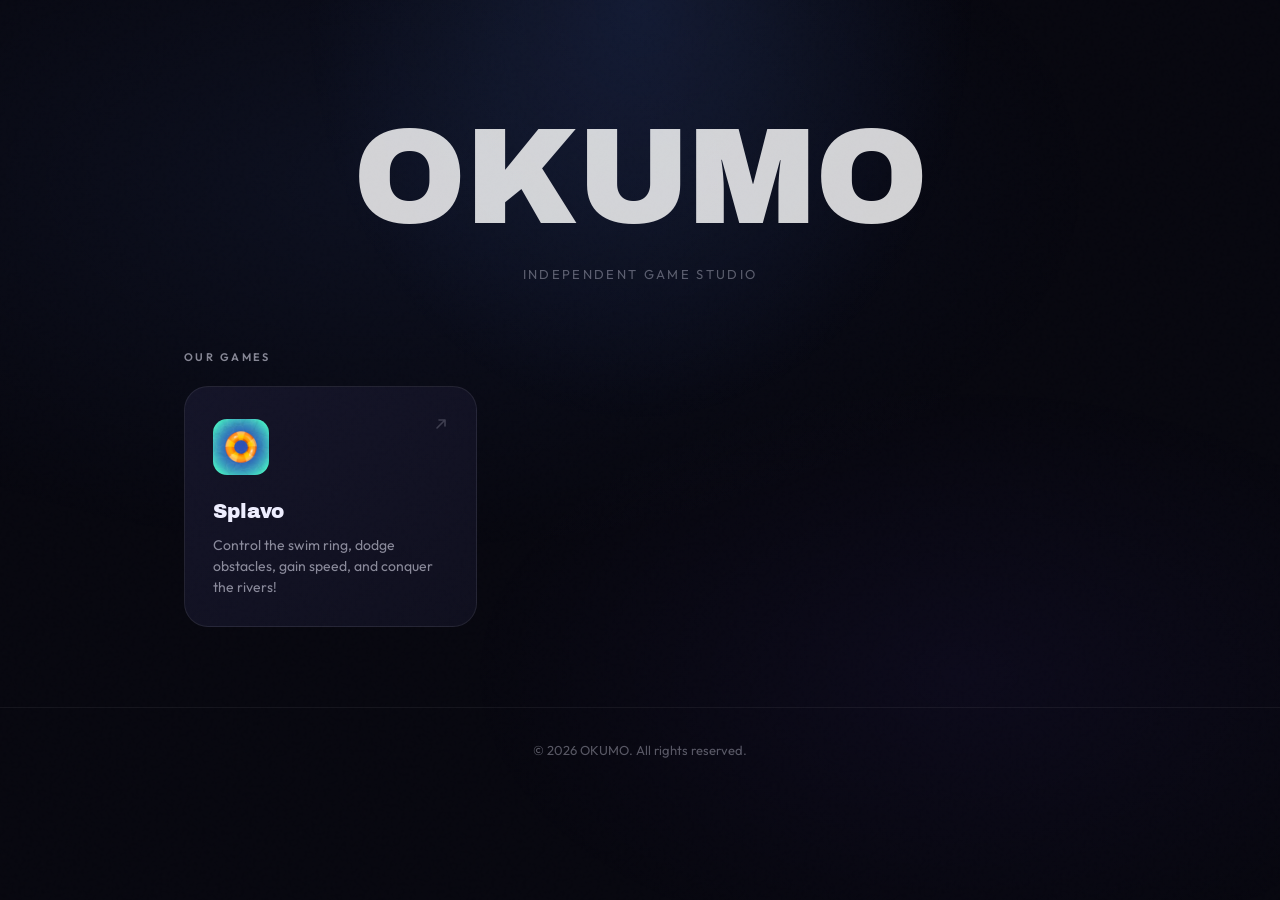
<file: index.html>
<!DOCTYPE html>
<html lang="en">
<head>
  <meta charset="UTF-8" />
  <meta name="viewport" content="width=device-width, initial-scale=1.0" />
  <title>OKUMO - Mobile Game Studio</title>
  <meta name="description" content="OKUMO is an independent mobile game studio creating unique experiences." />
  <link rel="stylesheet" href="css/style.css" />
</head>
<body>

  <section class="home-hero">
    <h1 class="logo-wordmark fade-up fade-up-1"><span>OKUMO</span></h1>
    <p class="home-tagline fade-up fade-up-2">Independent Game Studio</p>
  </section>

  <section class="games-section container fade-up fade-up-3">
    <h2>Our Games</h2>
    <div class="games-grid" id="games-grid"></div>
  </section>

  <footer class="site-footer fade-up fade-up-4">
    <p>© <span id="year"></span> OKUMO. All rights reserved.</p>
  </footer>

  <script src="js/main.js"></script>
  <script>document.getElementById('year').textContent = new Date().getFullYear();</script>
</body>
</html>
</file>
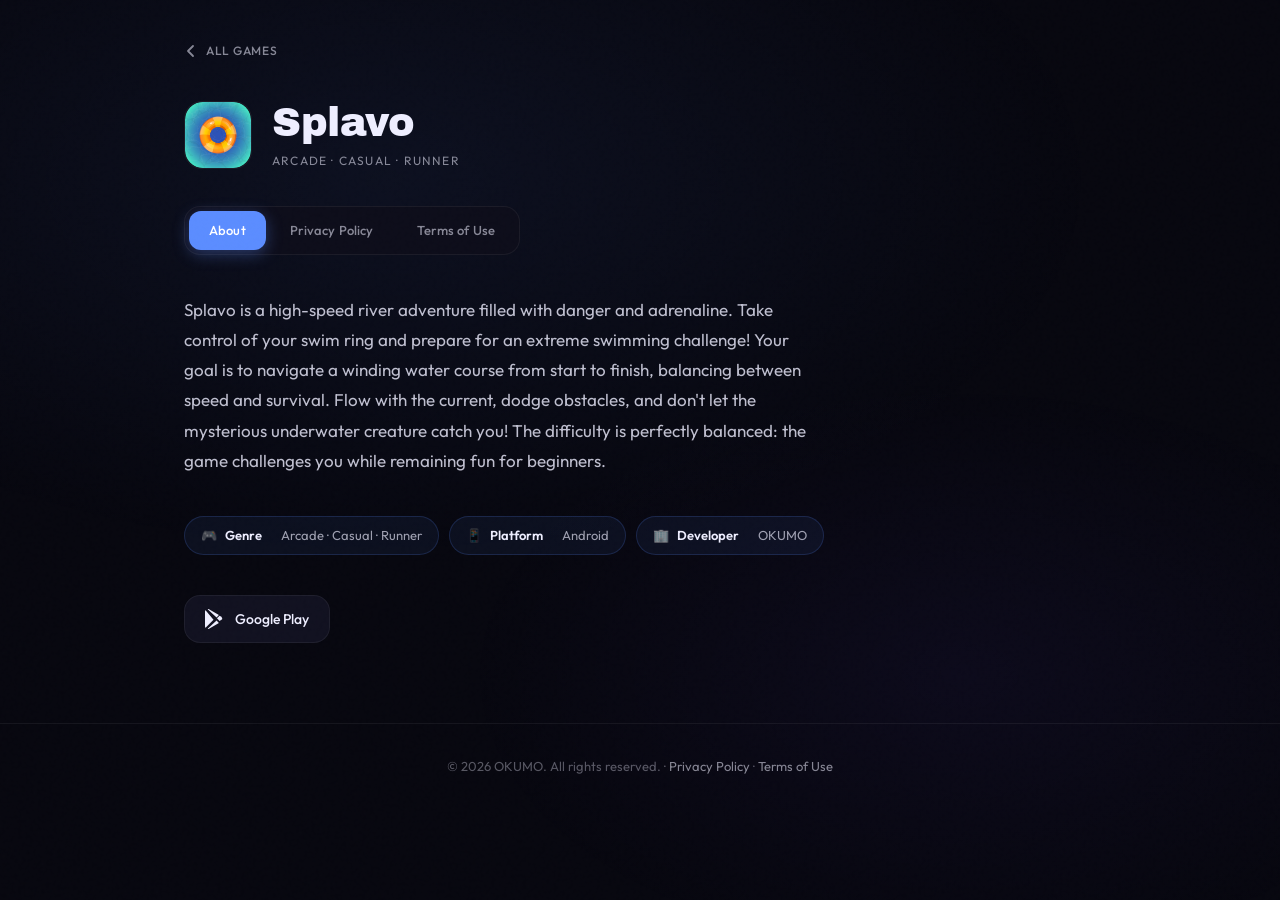
<file: games/splavo/about.html>
<!DOCTYPE html>
<html lang="en">
<head>
  <meta charset="UTF-8" />
  <meta name="viewport" content="width=device-width, initial-scale=1.0" />
  <title id="page-title">Splavo - OKUMO</title>
  <link rel="stylesheet" href="../../css/style.css" />
</head>
<body>

  <header class="game-header fade-up">

    <a class="game-back" href="../../">
      <svg width="14" height="14" viewBox="0 0 14 14" fill="none" xmlns="http://www.w3.org/2000/svg">
        <path d="M9 2L4 7L9 12" stroke="currentColor" stroke-width="1.8" stroke-linecap="round" stroke-linejoin="round"/>
      </svg>
      All Games
    </a>

    <div class="game-title-row">
      <div class="game-title-icon" id="game-icon"></div>
      <div class="game-title-text">
        <h1 id="game-title">...</h1>
        <p class="game-genre" id="game-genre">...</p>
      </div>
    </div>

    <nav class="tab-nav" role="tablist">
      <a class="tab-btn" data-tab="about"   href="about.html"   role="tab">About</a>
      <a class="tab-btn" data-tab="privacy" href="privacy.html" role="tab">Privacy Policy</a>
      <a class="tab-btn" data-tab="terms"   href="terms.html"   role="tab">Terms of Use</a>
    </nav>

  </header>

  <main class="page-content fade-up fade-up-2">
    <p class="about-description" id="game-description">...</p>
    <div class="about-meta">
      <div class="meta-chip">🎮 <strong>Genre</strong>&nbsp;<span id="game-genre-chip">...</span></div>
      <div class="meta-chip">📱 <strong>Platform</strong>&nbsp;<span id="meta-platform">...</span></div>
      <div class="meta-chip">🏢 <strong>Developer</strong>&nbsp;<span id="meta-developer">...</span></div>
    </div>
    <div class="store-links">
      <a class="store-btn" id="google-play-link" href="#" target="_blank" rel="noopener">
        <svg width="20" height="20" viewBox="0 0 24 24" fill="currentColor" xmlns="http://www.w3.org/2000/svg">
          <path d="M3.18 23.76c.35.2.74.24 1.12.12l12.37-7.14-2.8-2.8-10.69 9.82zM.58 1.46C.22 1.82 0 2.38 0 3.1v17.8c0 .72.22 1.28.58 1.64l.08.08L10.2 13v-.22L.66 1.38l-.08.08zM20.12 9.56l-2.64-1.52-3.12 3.12 3.12 3.12 2.68-1.54c.76-.44.76-1.74-.04-2.18zM4.3.12L16.67 7.26 13.87 10.06 3.18.24C3.56.12 3.94.16 4.3.12z"/>
        </svg>
        Google Play
      </a>
    </div>
  </main>

  <footer class="site-footer">
    <p>© <span id="year"></span> OKUMO. All rights reserved. ·
      <a href="privacy.html">Privacy Policy</a> ·
      <a href="terms.html">Terms of Use</a>
    </p>
  </footer>

  <script src="../../js/game.js"></script>
  <script>document.getElementById('year').textContent = new Date().getFullYear();</script>
</body>
</html>
</file>
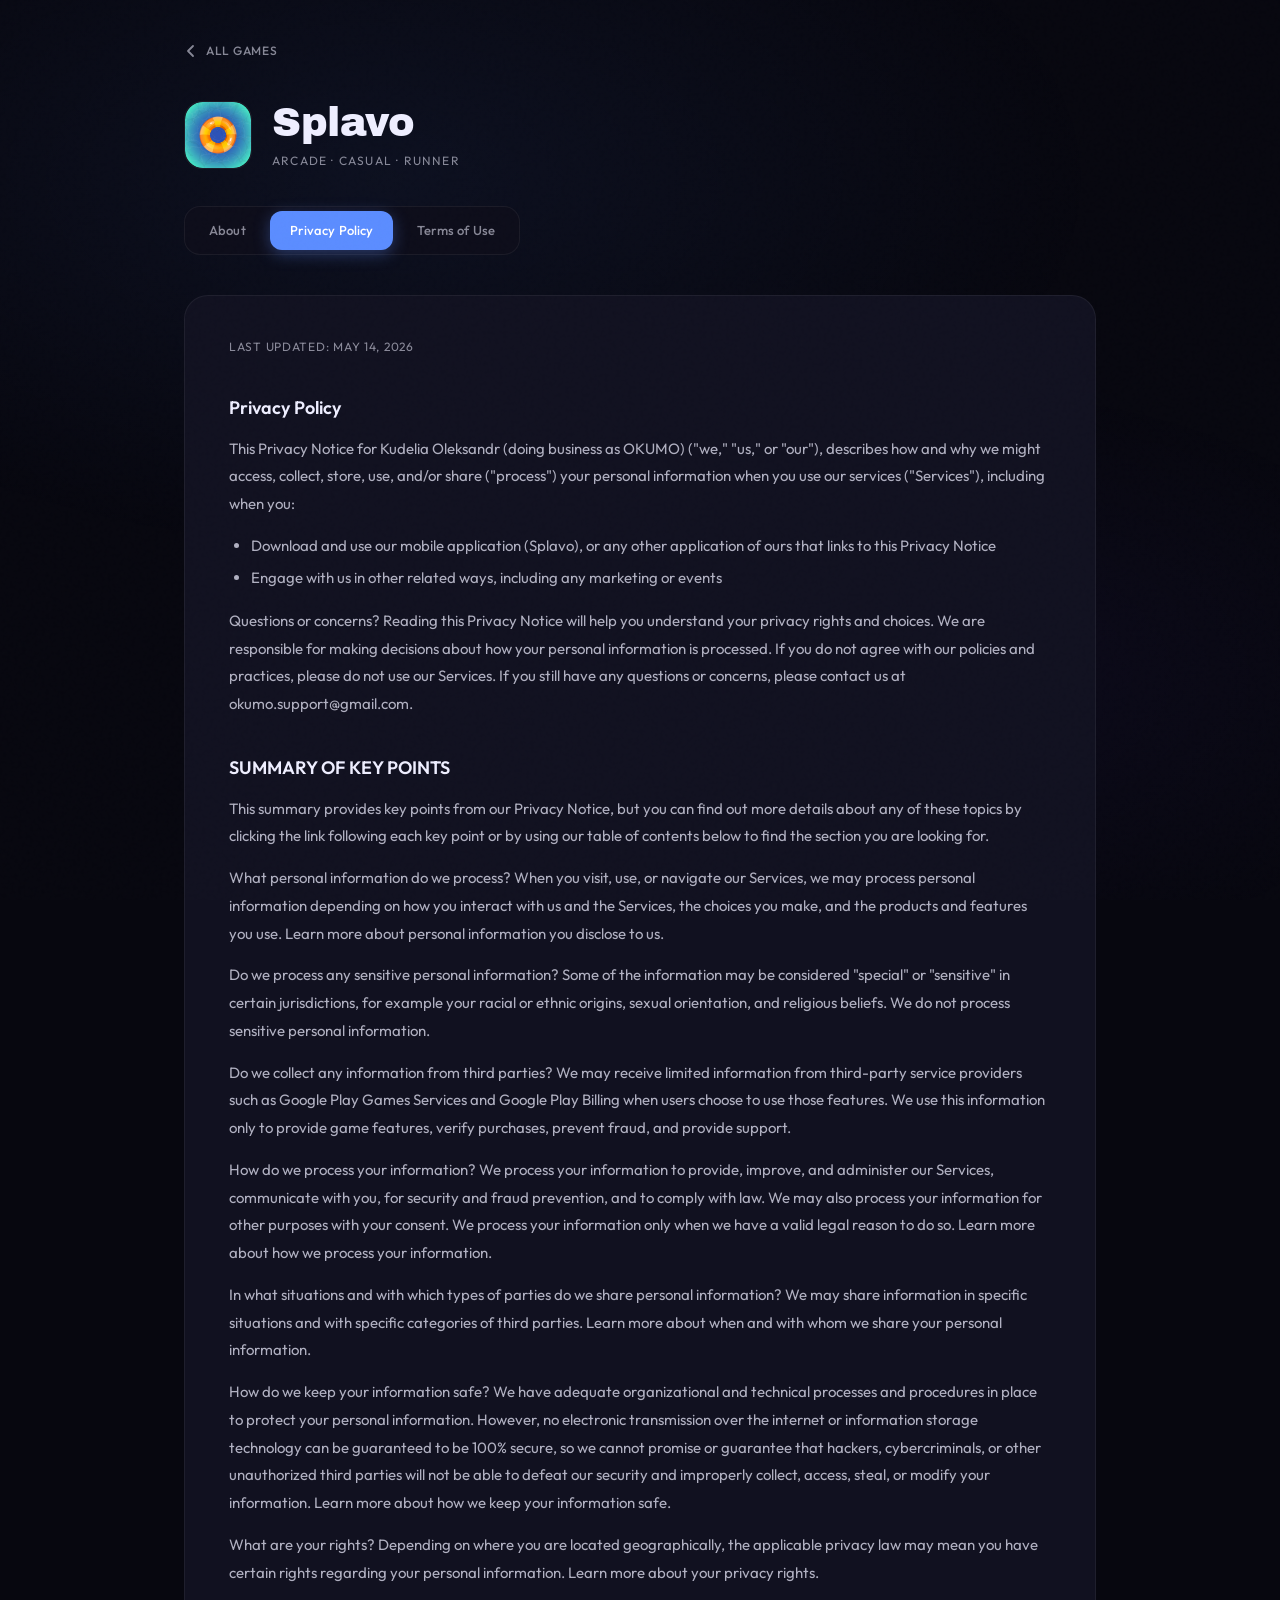
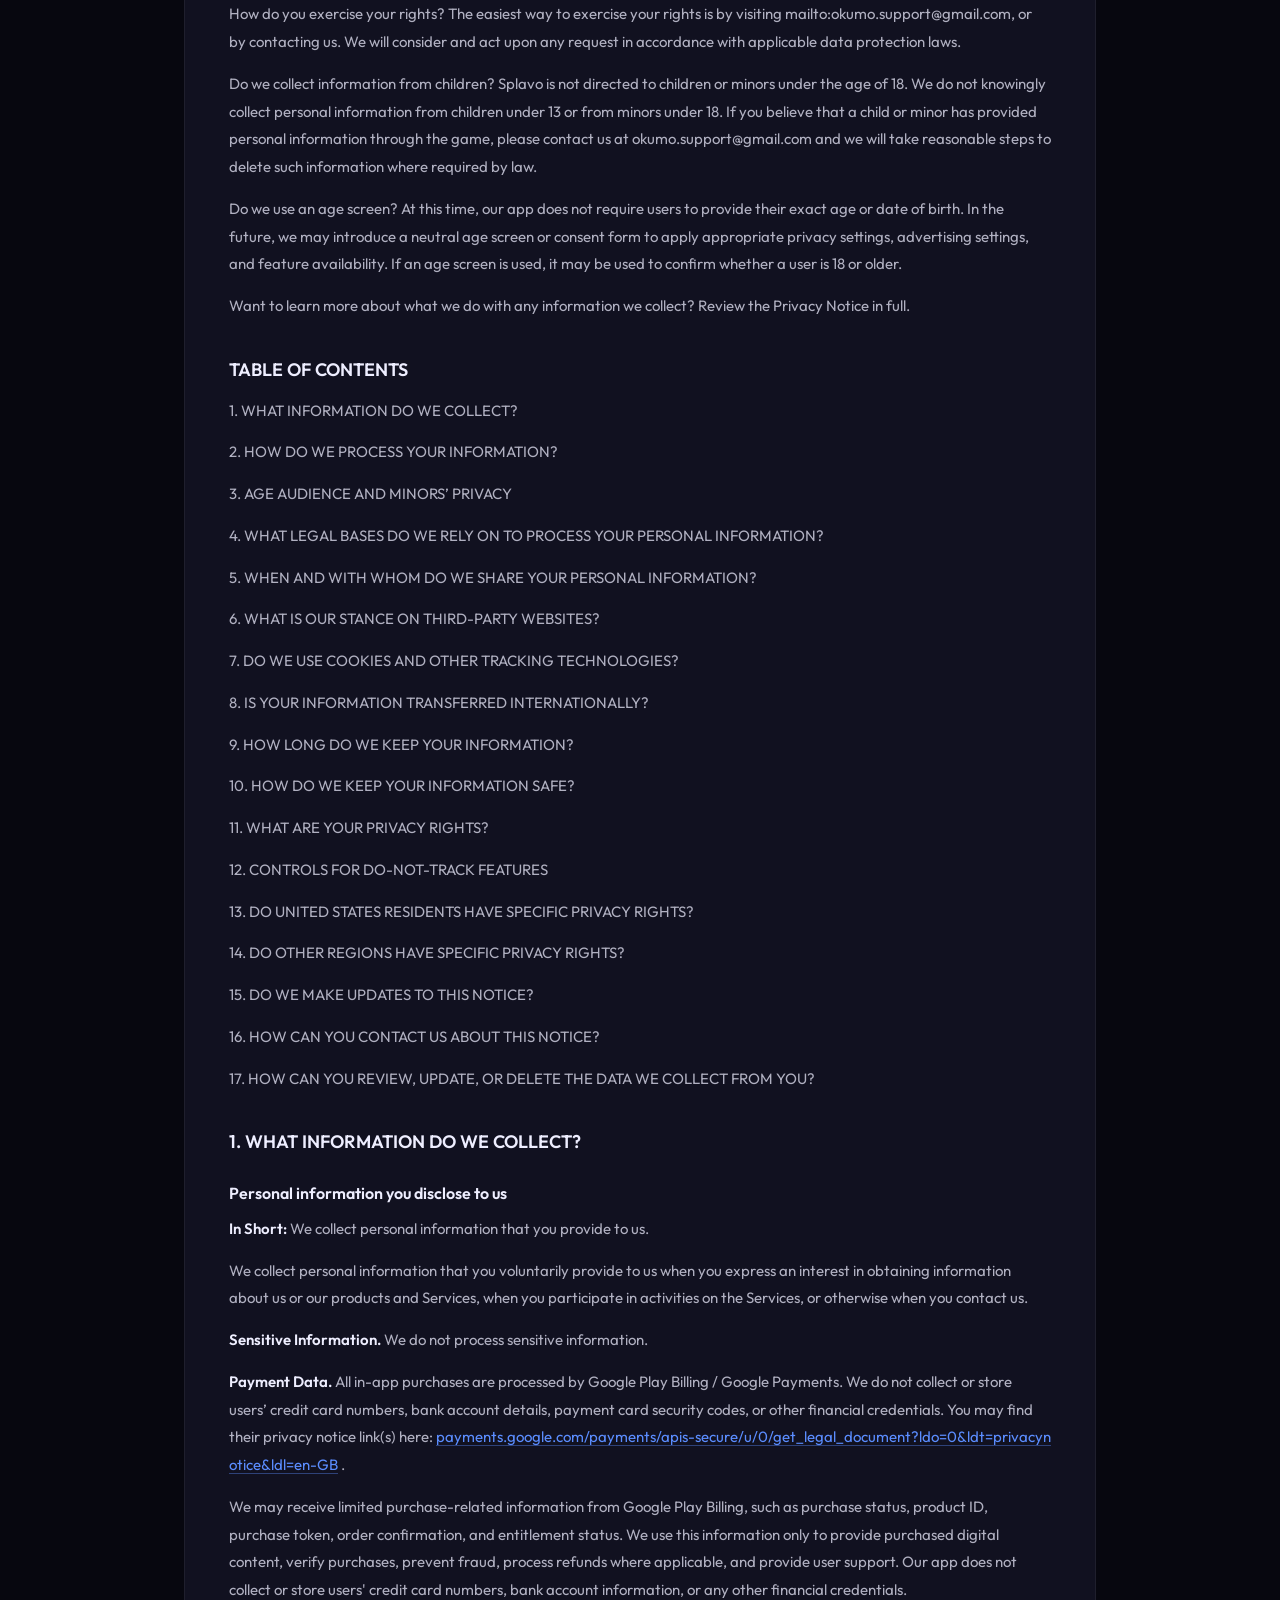
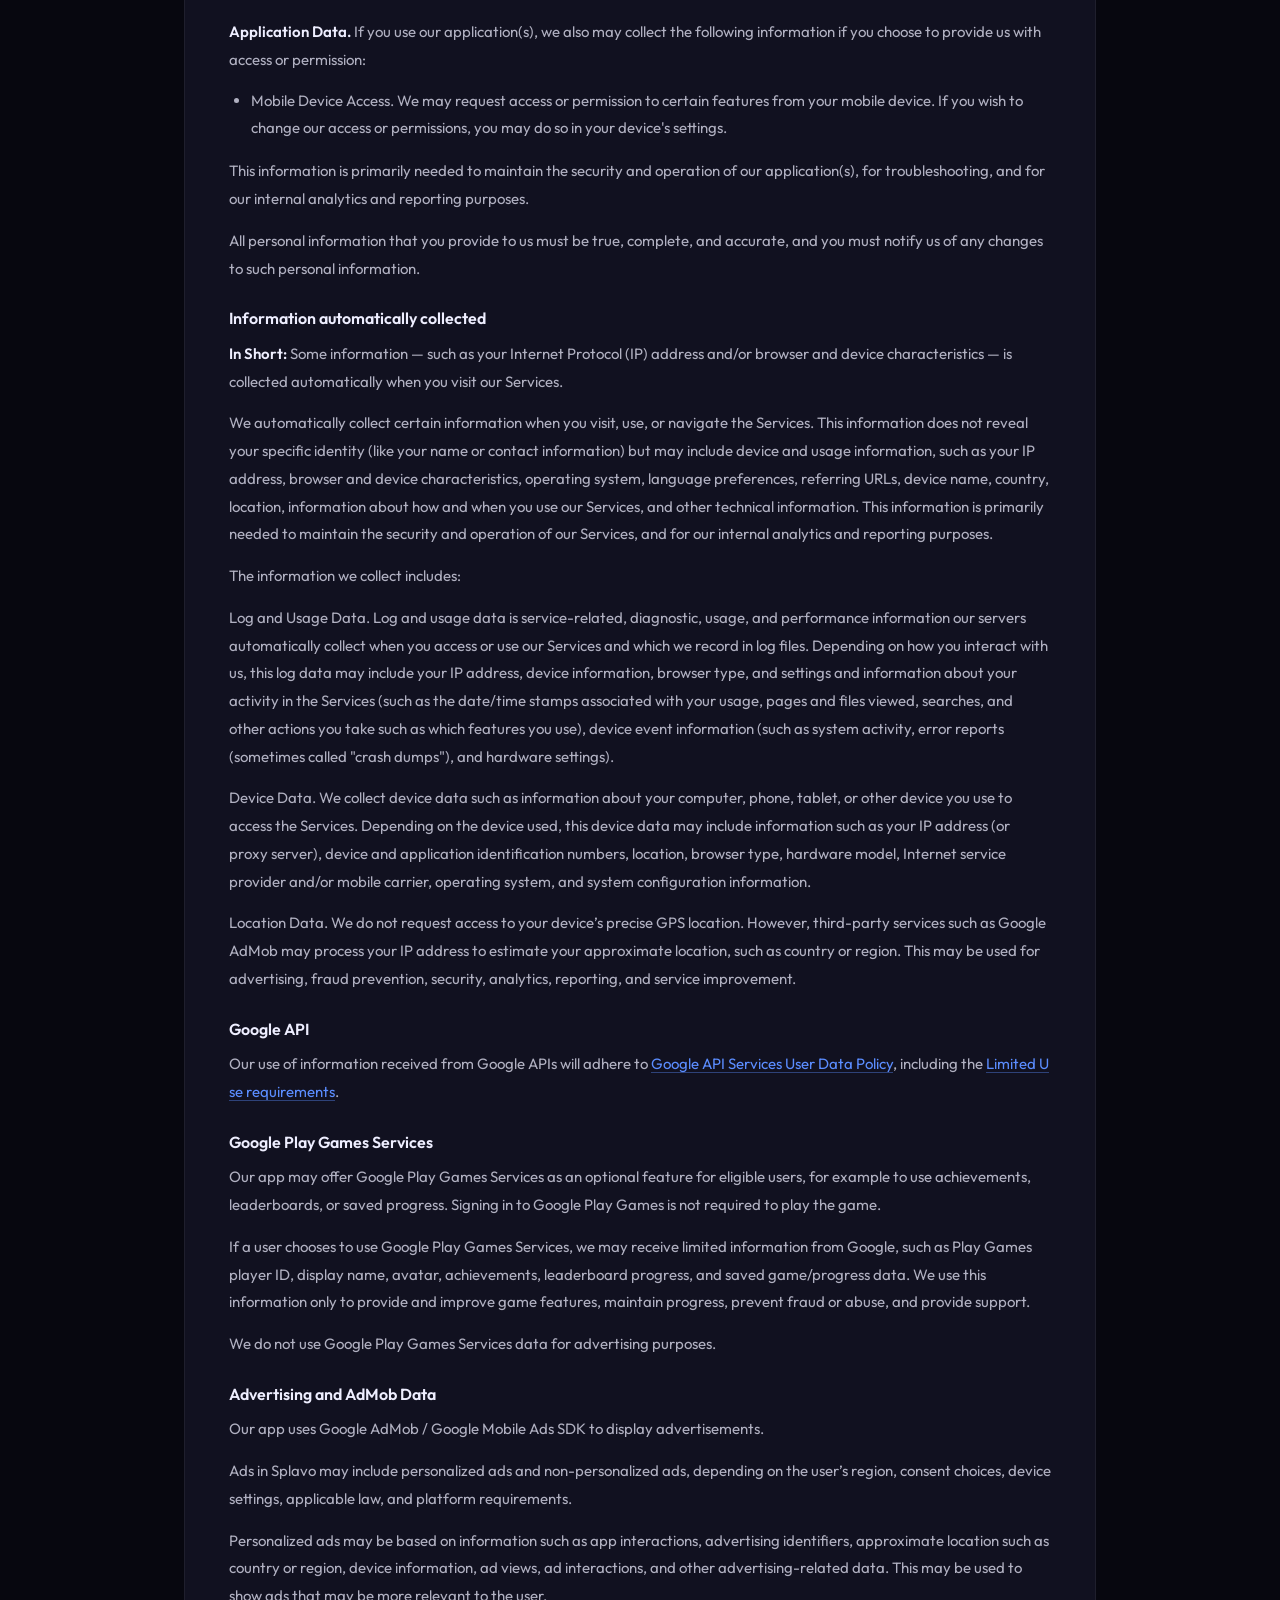
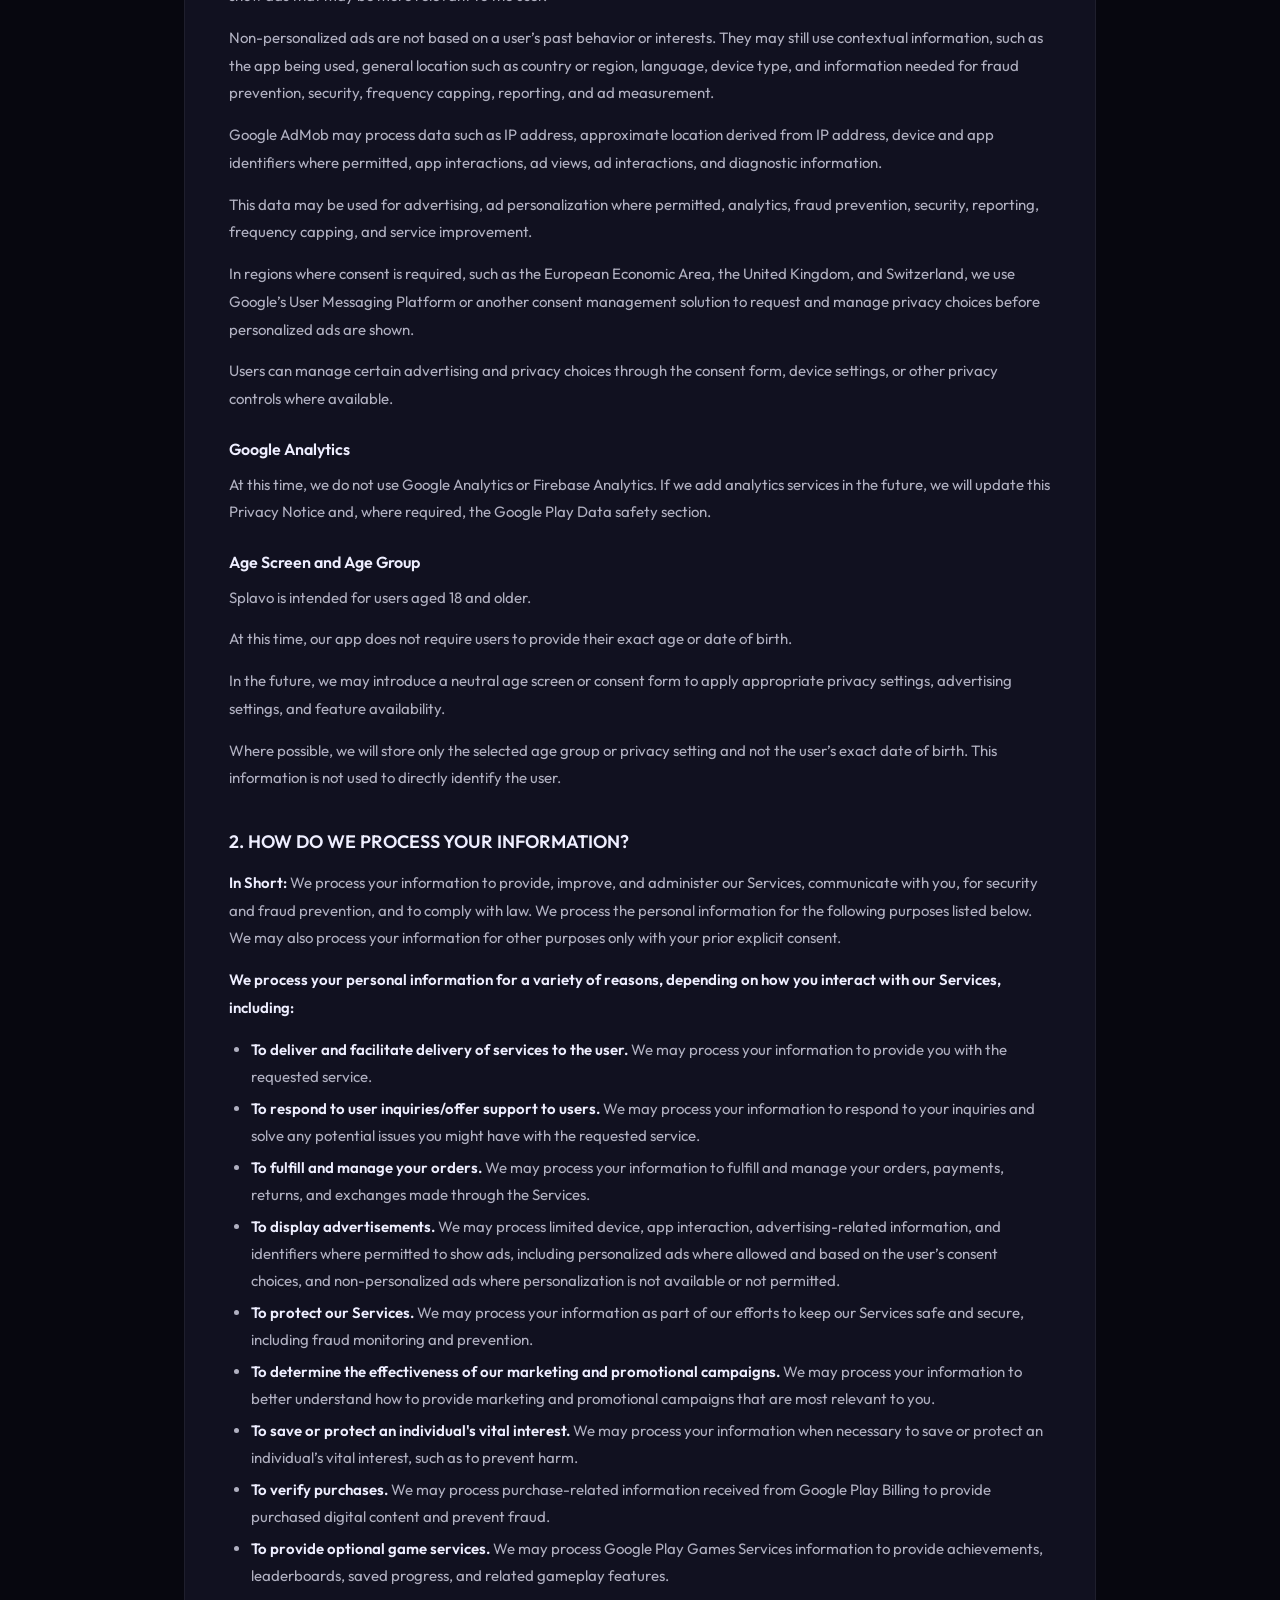
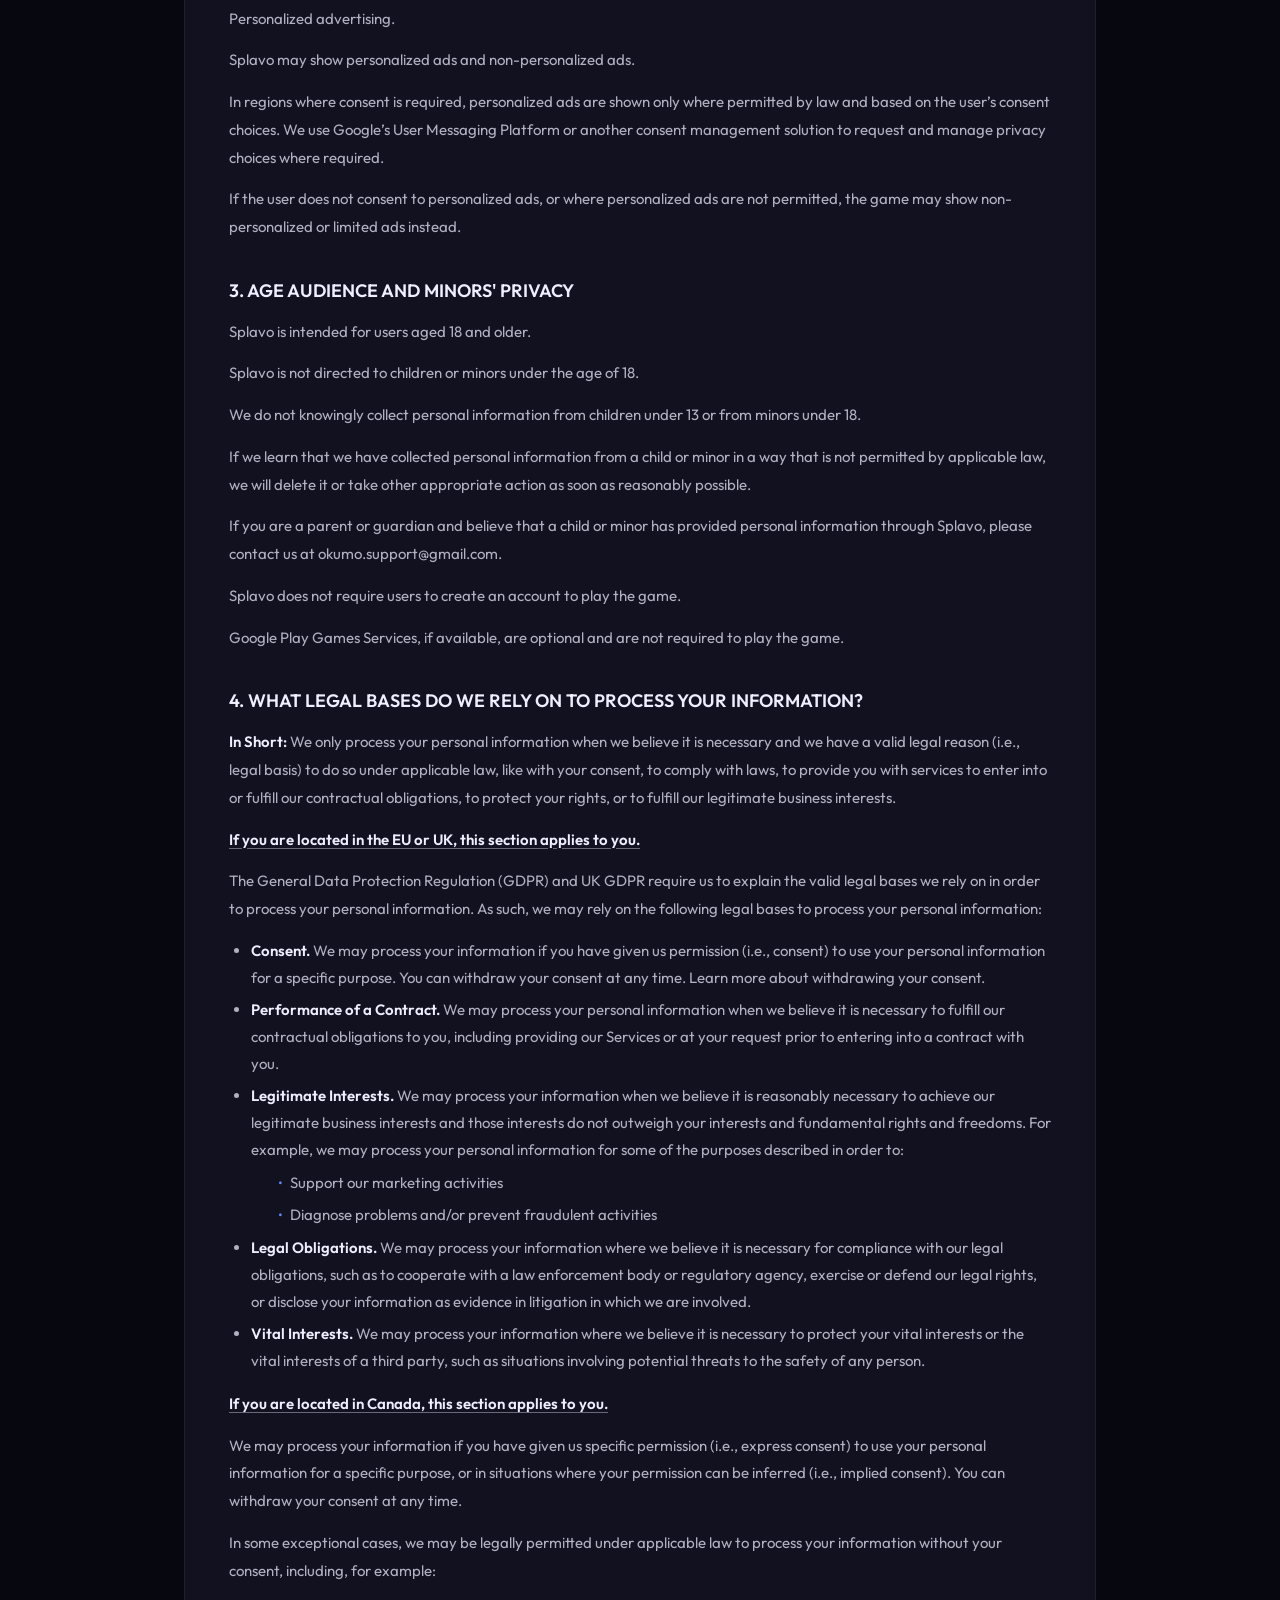
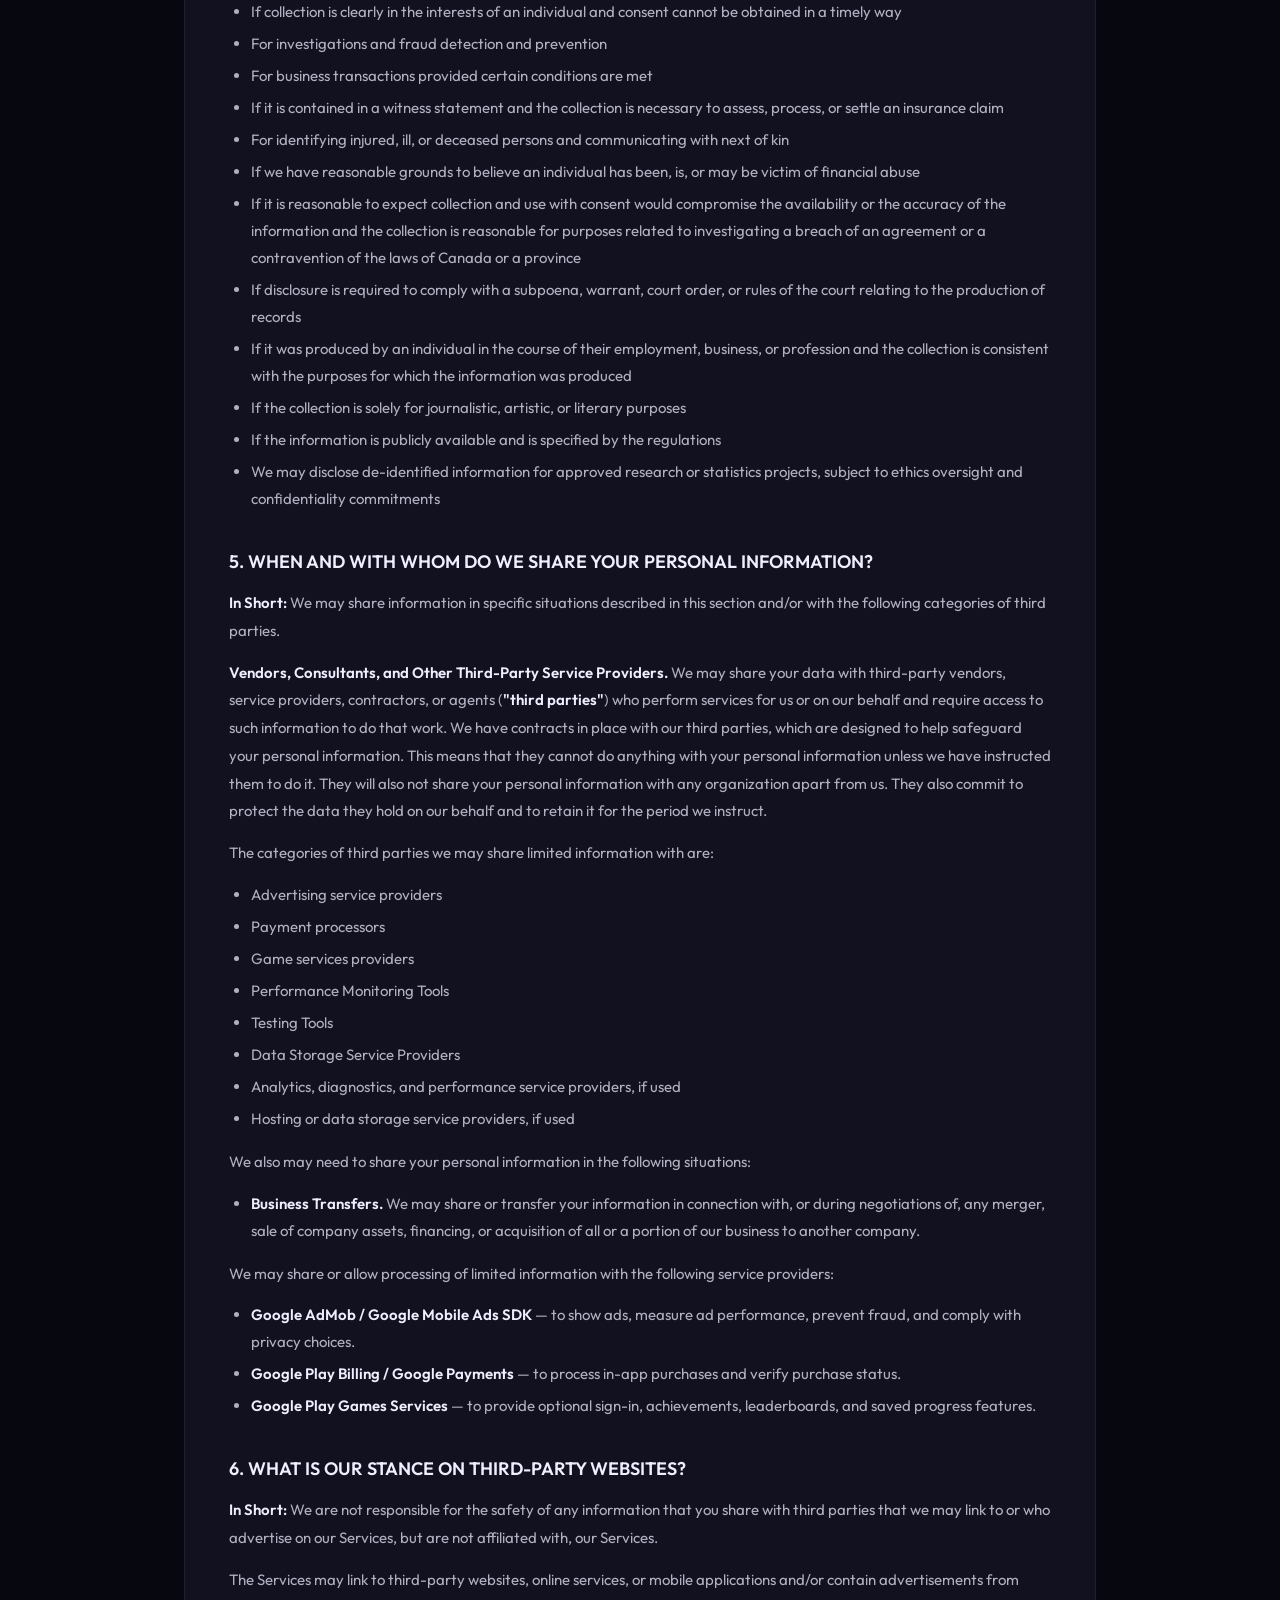
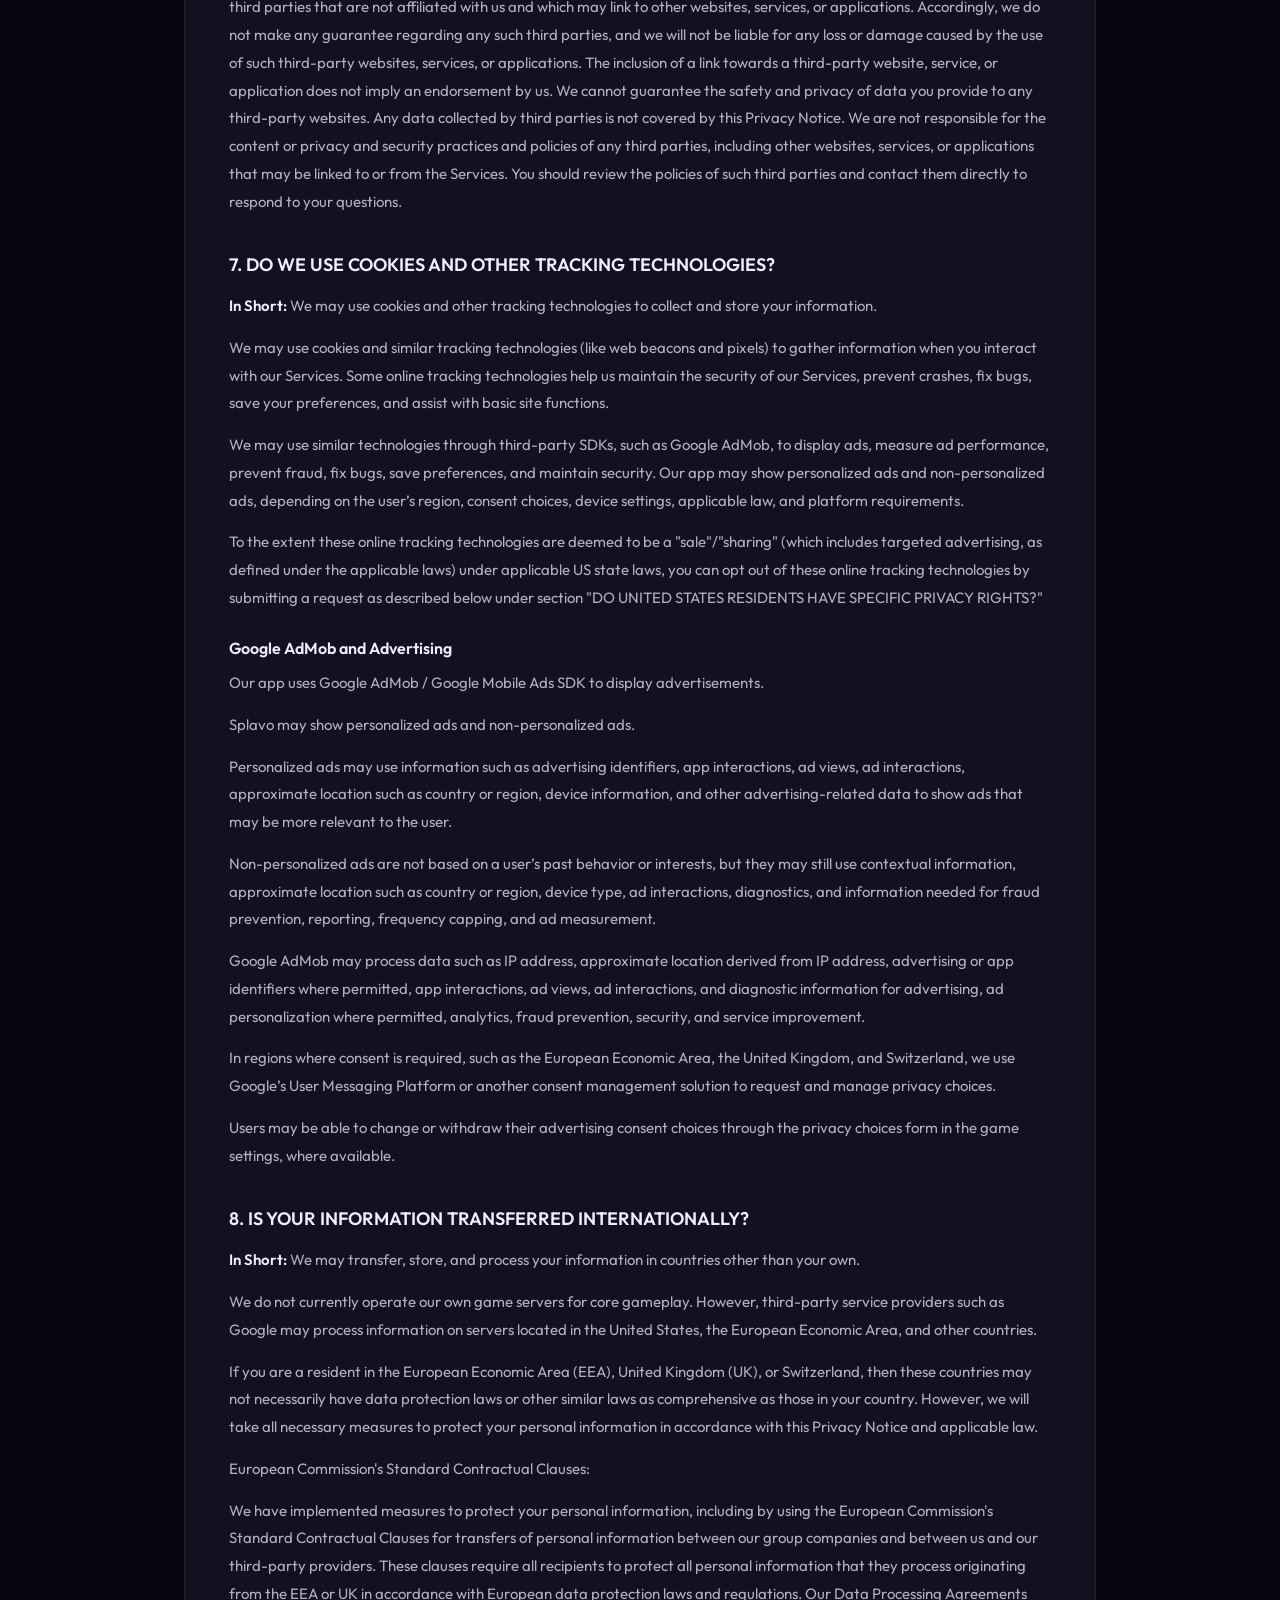
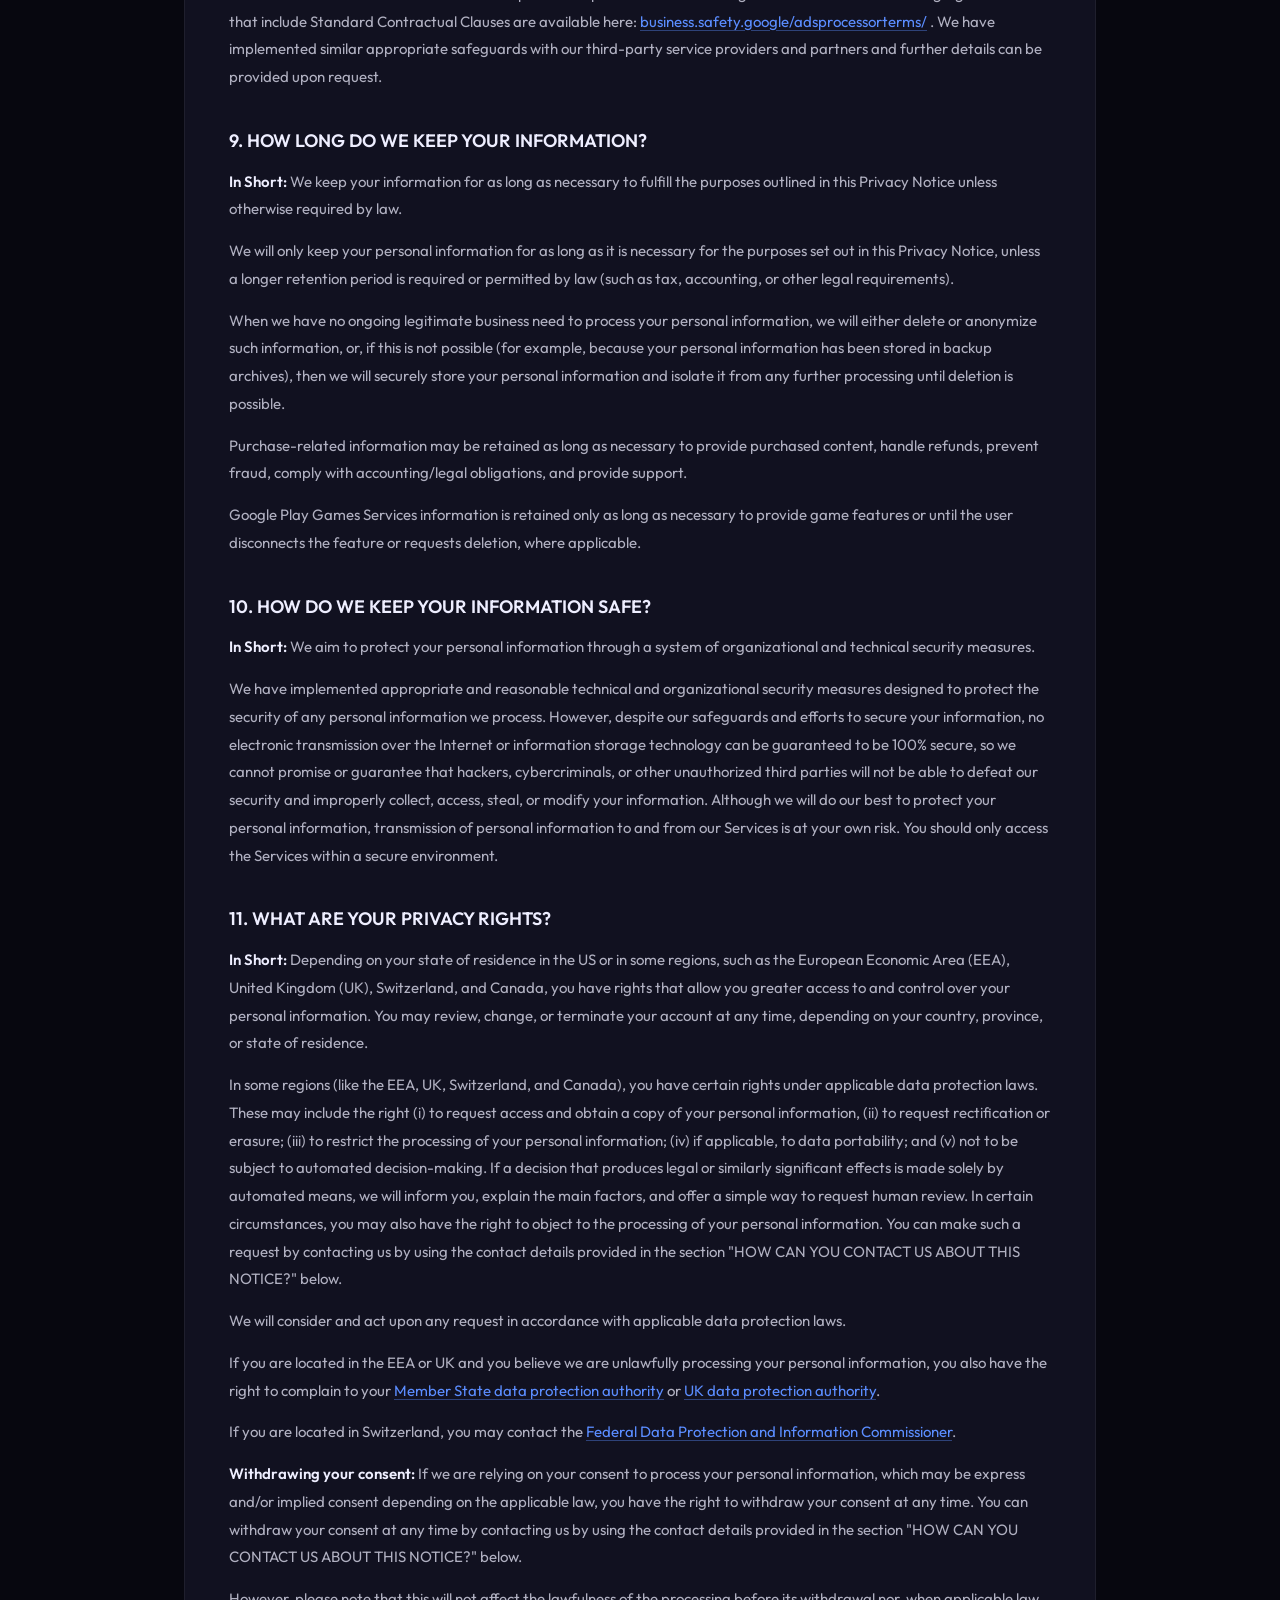
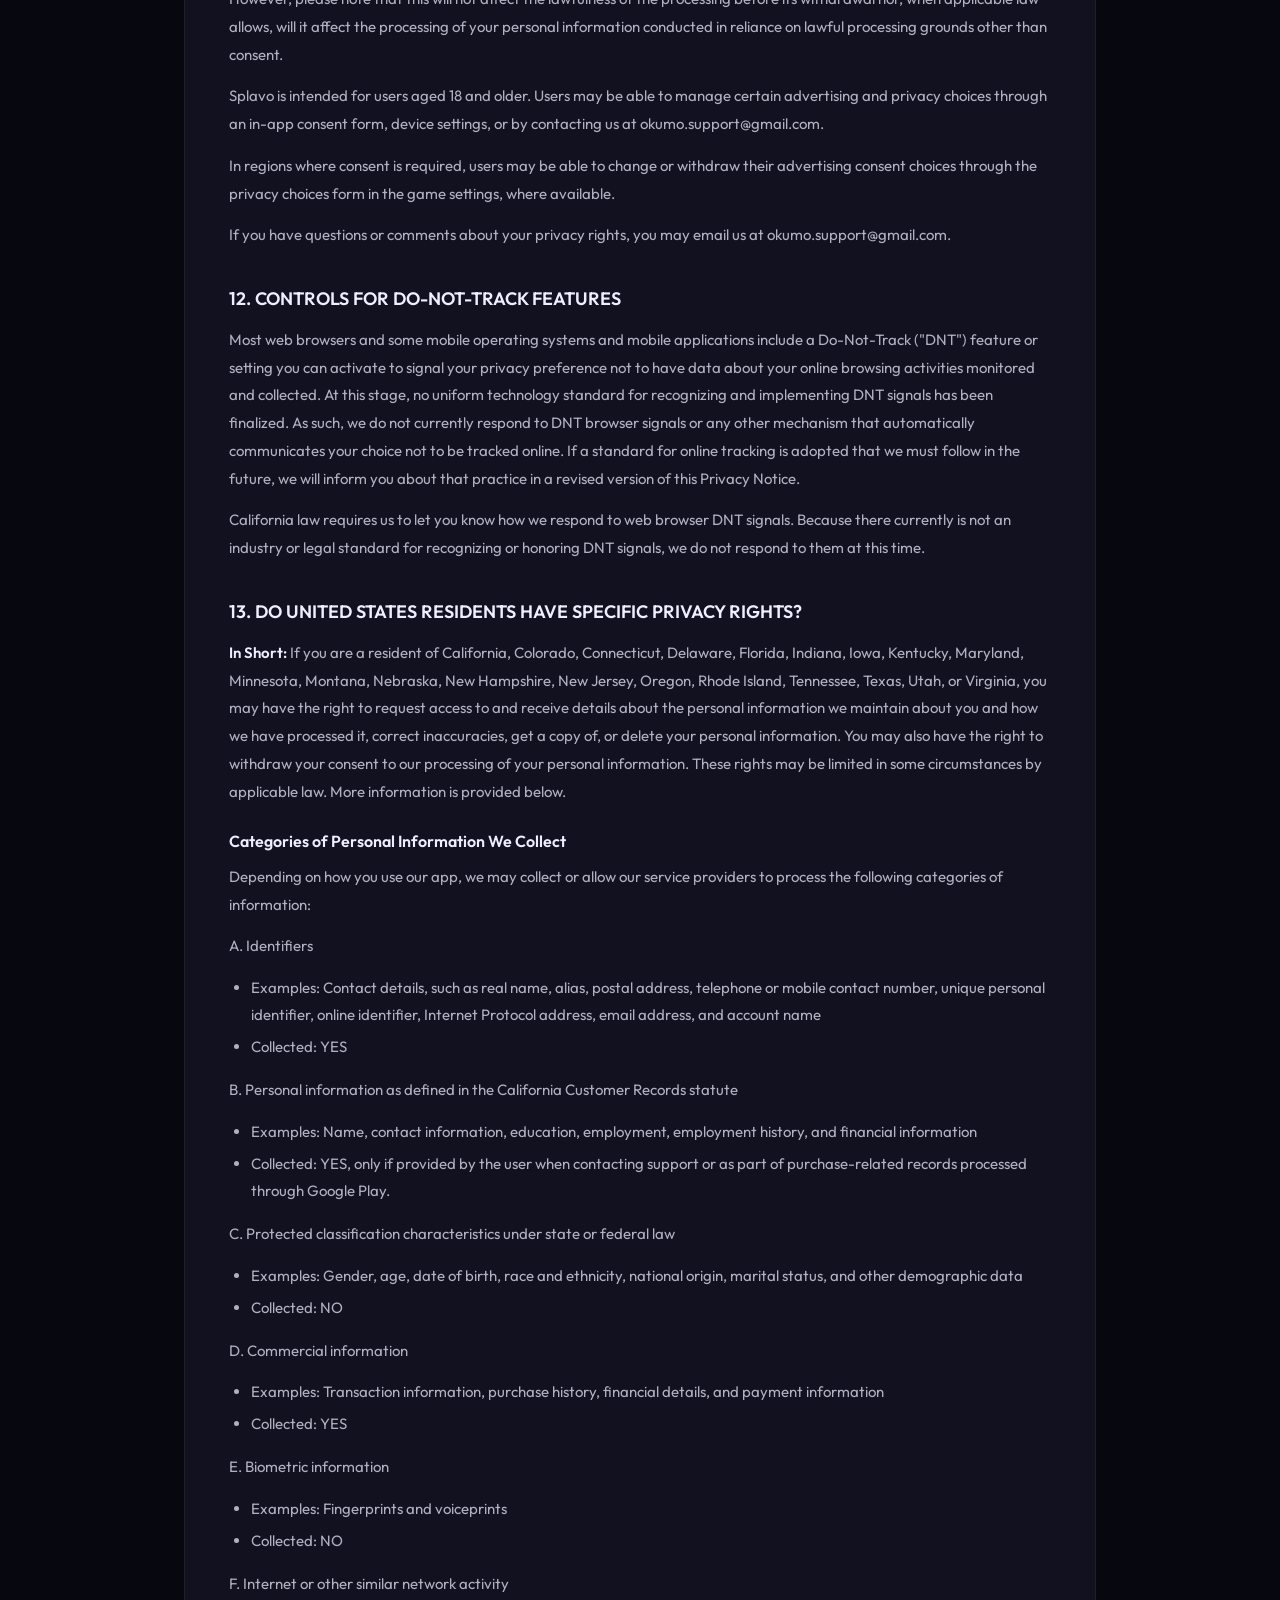
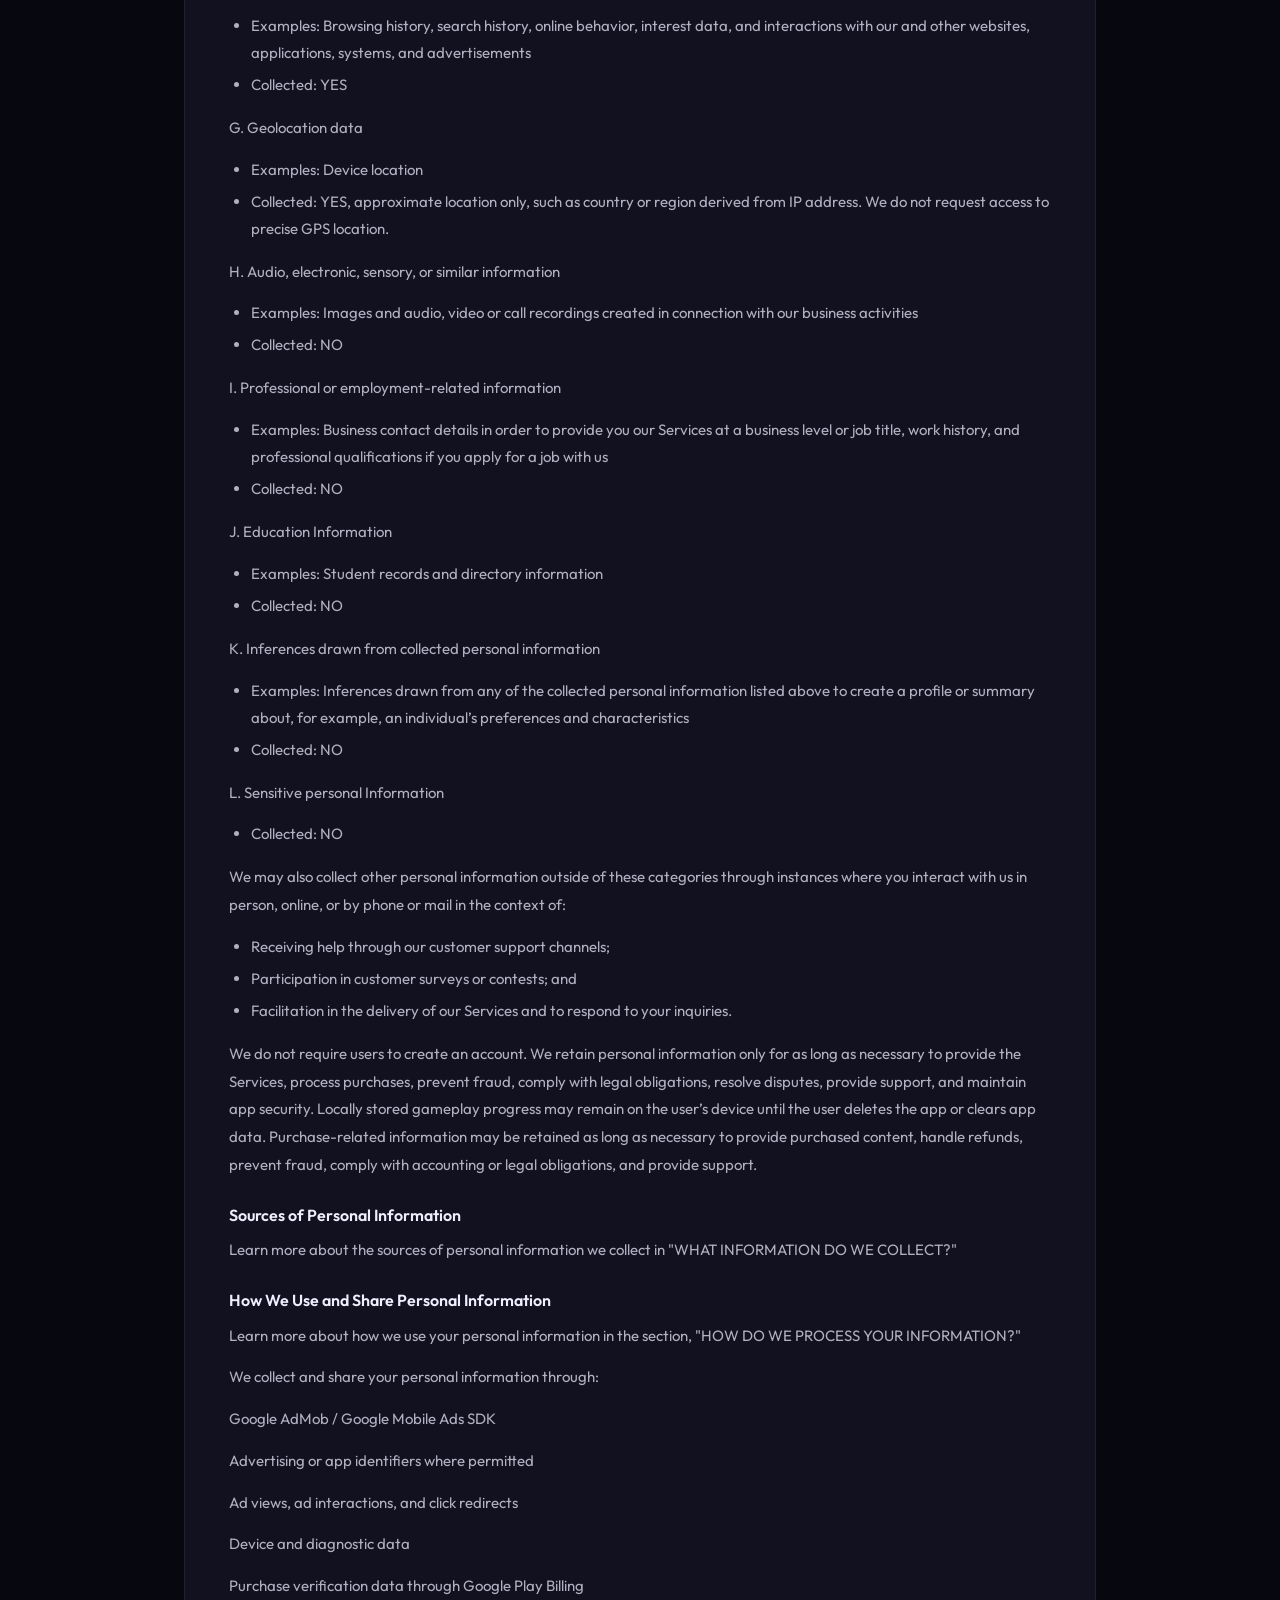
<file: games/splavo/privacy.html>
<!DOCTYPE html>
<html lang="en">
<head>
  <meta charset="UTF-8" />
  <meta name="viewport" content="width=device-width, initial-scale=1.0" />
  <title id="page-title">Splavo - OKUMO</title>
  <link rel="stylesheet" href="../../css/style.css" />
</head>
<body>

  <header class="game-header fade-up">

    <a class="game-back" href="../../">
      <svg width="14" height="14" viewBox="0 0 14 14" fill="none" xmlns="http://www.w3.org/2000/svg">
        <path d="M9 2L4 7L9 12" stroke="currentColor" stroke-width="1.8" stroke-linecap="round" stroke-linejoin="round"/>
      </svg>
      All Games
    </a>

    <div class="game-title-row">
      <div class="game-title-icon" id="game-icon"></div>
      <div class="game-title-text">
        <h1 id="game-title">...</h1>
        <p class="game-genre" id="game-genre">...</p>
      </div>
    </div>

    <nav class="tab-nav" role="tablist">
      <a class="tab-btn" data-tab="about"   href="about.html"   role="tab">About</a>
      <a class="tab-btn" data-tab="privacy" href="privacy.html" role="tab">Privacy Policy</a>
      <a class="tab-btn" data-tab="terms"   href="terms.html"   role="tab">Terms of Use</a>
    </nav>

  </header>

  <main class="page-content fade-up fade-up-2">
    <div class="text-content-wrapper">
      <div id="txt-content">
        <div class="content-loading"><div class="spinner"></div> Loading...</div>
      </div>
    </div>
  </main>

  <footer class="site-footer">
    <p>© <span id="year"></span> OKUMO. All rights reserved. ·
      <a href="privacy.html">Privacy Policy</a> ·
      <a href="terms.html">Terms of Use</a>
    </p>
  </footer>

  <script src="../../js/game.js"></script>
  <script>document.getElementById('year').textContent = new Date().getFullYear();</script>
</body>
</html>
</file>
<file: css/style.css>
@import url('https://fonts.googleapis.com/css2?family=Archivo+Black&family=Outfit:wght@300;400;500;600&display=swap');

/* ─── CSS Variables ─────────────────────────────────────── */
:root {
  --bg:           #07070f;
  --surface:      #0d0d1a;
  --card:         #111120;
  --card-hover:   #161628;
  --border:       rgba(255, 255, 255, 0.06);
  --border-hover: rgba(255, 255, 255, 0.14);

  --accent:       #5b8dff;
  --accent-glow:  rgba(91, 141, 255, 0.18);
  --accent-soft:  rgba(91, 141, 255, 0.08);

  --text:         #eeeeff;
  --text-muted:   rgba(238, 238, 255, 0.55);   /* was 0.45 - bumped up */
  --text-faint:   rgba(238, 238, 255, 0.35);   /* was 0.20 - bumped up */

  --radius-sm:    10px;
  --radius-md:    16px;
  --radius-lg:    24px;
  --radius-xl:    32px;

  --font-display: 'Archivo Black', 'Arial Black', sans-serif;
  --font-body:    'Outfit', sans-serif;

  --transition:   0.22s cubic-bezier(0.4, 0, 0.2, 1);
}

/* ─── Reset ─────────────────────────────────────────────── */
*, *::before, *::after { box-sizing: border-box; margin: 0; padding: 0; }

html { scroll-behavior: smooth; }

body {
  font-family: var(--font-body);
  background-color: var(--bg);
  color: var(--text);
  min-height: 100vh;
  line-height: 1.6;
  -webkit-font-smoothing: antialiased;
  overflow-x: hidden;
}

/* ── Slow ambient background glow drift ─────────────────── */
body::after {
  content: '';
  position: fixed;
  inset: 0;
  background:
    radial-gradient(ellipse 80vw 60vh at 30% 20%, rgba(91,141,255,0.07) 0%, transparent 70%),
    radial-gradient(ellipse 60vw 50vh at 75% 75%, rgba(120,80,255,0.05) 0%, transparent 65%);
  animation: bg-drift 20s ease-in-out infinite alternate;
  pointer-events: none;
  z-index: 0;
}

@keyframes bg-drift {
  0%   { opacity: 1;   transform: scale(1)    translateY(0px); }
  50%  { opacity: 0.7; transform: scale(1.08) translateY(-30px); }
  100% { opacity: 1;   transform: scale(1)    translateY(0px); }
}

/* subtle grain overlay */
body::before {
  content: '';
  position: fixed;
  inset: 0;
  background-image: url("data:image/svg+xml,%3Csvg viewBox='0 0 256 256' xmlns='http://www.w3.org/2000/svg'%3E%3Cfilter id='noise'%3E%3CfeTurbulence type='fractalNoise' baseFrequency='0.9' numOctaves='4' stitchTiles='stitch'/%3E%3C/filter%3E%3Crect width='100%25' height='100%25' filter='url(%23noise)' opacity='0.04'/%3E%3C/svg%3E");
  pointer-events: none;
  z-index: 1001;
  opacity: 0.4;
}

a { color: inherit; text-decoration: none; }

img { max-width: 100%; display: block; }

/* ─── Scrollbar ──────────────────────────────────────────── */
::-webkit-scrollbar { width: 6px; }
::-webkit-scrollbar-track { background: var(--bg); }
::-webkit-scrollbar-thumb { background: rgba(91,141,255,0.3); border-radius: 3px; }
::-webkit-scrollbar-thumb:hover { background: rgba(91,141,255,0.55); }

/* ─── Layout ─────────────────────────────────────────────── */
.container {
  max-width: 960px;
  margin: 0 auto;
  padding: 0 24px;
  position: relative;
  z-index: 1;
}

/* ─── HOME PAGE ──────────────────────────────────────────── */
.home-hero {
  display: flex;
  flex-direction: column;
  align-items: center;
  justify-content: center;
  padding: 110px 24px 64px;
  text-align: center;
  position: relative;
  z-index: 1;
}

.home-hero::before {
  content: '';
  position: absolute;
  top: 0;
  left: 50%;
  transform: translateX(-50%);
  width: 700px;
  height: 440px;
  background: radial-gradient(ellipse at 50% 0%, rgba(91,141,255,0.13) 0%, transparent 68%);
  pointer-events: none;
}

/* ─── OKUMO Wordmark ─────────────────────────────────────── */
.logo-wordmark {
  font-family: var(--font-display);
  font-size: clamp(72px, 14vw, 136px);
  font-weight: 400;           /* Archivo Black is inherently bold at weight 400 */
  color: #fff;
  letter-spacing: -0.01em;
  line-height: 1;
  position: relative;
  user-select: none;
}

.logo-wordmark span {
  background: linear-gradient(
    90deg,
    rgba(255,255,255,0.82)  0%,
    rgba(255,255,255,0.82) 33%,
    rgba(255, 255, 255, 0.99) 50%,
    rgba(255,255,255,0.82) 67%,
    rgba(255,255,255,0.82) 100%
  );
  background-size: 300% 100%;
  -webkit-background-clip: text;
  -webkit-text-fill-color: transparent;
  background-clip: text;
  animation: okumo-shimmer 6s ease-in-out infinite;
}

/* background-size: 300% means the tile is 3x the element width.
   Bright peak sits at 50% of tile = 1.5x element width from tile's left edge.
   position 100% → tile offset = 100%*(1-3) = -200% → peak at -200%+150% = -50% (off-screen LEFT)
   position   0% → tile offset = 0             → peak at 0%+150% = 150% (off-screen RIGHT)
   Animating 100% → 0%  =  peak travels LEFT → RIGHT  ✓              */
@keyframes okumo-shimmer {
  0%   { background-position: 100% center; }  /* peak off-screen left  */
  42%  { background-position:   0% center; }  /* peak off-screen right */
  100% { background-position:   0% center; }  /* pause before next pass */
}

.home-tagline {
  margin-top: 18px;
  font-size: 13px;
  font-weight: 400;
  color: var(--text-faint);
  letter-spacing: 0.18em;
  text-transform: uppercase;
}

/* ─── Games Grid ─────────────────────────────────────────── */
.games-section {
  padding: 0 0 80px;
  position: relative;
  z-index: 1;
}

.games-section h2 {
  font-family: var(--font-body);
  font-size: 11px;
  font-weight: 600;
  letter-spacing: 0.22em;
  text-transform: uppercase;
  color: var(--text-muted);     /* brighter than before */
  margin-bottom: 20px;
  padding: 0 24px;
}

.games-grid {
  display: grid;
  grid-template-columns: repeat(auto-fill, minmax(260px, 1fr));
  gap: 16px;
  padding: 0 24px;
}

.game-card {
  display: block;
  background: linear-gradient(145deg, #141428 0%, #0f0f1e 100%);
  border: 1px solid rgba(255,255,255,0.08);
  border-radius: var(--radius-lg);
  padding: 32px 28px 28px;
  cursor: pointer;
  transition: background var(--transition), border-color var(--transition),
              transform var(--transition), box-shadow var(--transition);
  position: relative;
  overflow: hidden;
}

/* Subtle top-edge glow line */
.game-card::after {
  content: '';
  position: absolute;
  top: 0; left: 10%; right: 10%;
  height: 1px;
  background: linear-gradient(90deg, transparent, rgba(91,141,255,0.35), transparent);
  opacity: 0;
  transition: opacity var(--transition);
}

.game-card::before {
  content: '';
  position: absolute;
  inset: 0;
  border-radius: inherit;
  background: radial-gradient(ellipse at 20% 0%, rgba(91,141,255,0.08) 0%, transparent 65%);
  opacity: 0;
  transition: opacity var(--transition);
}

.game-card:hover {
  background: linear-gradient(145deg, #181830 0%, #131325 100%);
  border-color: rgba(91,141,255,0.22);
  transform: translateY(-4px);
  box-shadow:
    0 20px 60px rgba(0,0,0,0.5),
    0 0 0 1px rgba(91,141,255,0.08),
    0 0 40px rgba(91,141,255,0.06);
}

.game-card:hover::before { opacity: 1; }
.game-card:hover::after  { opacity: 1; }

/* Icon wrapper on main page card */
.game-card-icon {
  width: 56px;
  height: 56px;
  margin-bottom: 20px;
  position: relative;
  z-index: 1;
}

.game-card-icon img {
  width: 56px;
  height: 56px;
  border-radius: 14px;
  object-fit: cover;
  display: block;
}

/* Fallback emoji if no image */
.game-card-icon-emoji {
  font-size: 48px;
  line-height: 1;
  margin-bottom: 20px;
  display: block;
}

.game-card-name {
  font-family: var(--font-display);
  font-size: 20px;
  font-weight: 400;
  color: var(--text);
  margin-bottom: 8px;
  position: relative;
  z-index: 1;
}

.game-card-tagline {
  font-size: 14px;
  color: var(--text-muted);
  line-height: 1.5;
  position: relative;
  z-index: 1;
}

.game-card-arrow {
  position: absolute;
  top: 28px;
  right: 26px;
  color: rgba(238,238,255,0.2);
  transition: color var(--transition), transform var(--transition),
              opacity var(--transition);
}

.game-card:hover .game-card-arrow {
  color: var(--accent);
  transform: translate(2px, -2px);
}

/* ─── GAME PAGES ─────────────────────────────────────────── */
.game-header {
  padding: 40px 24px 0;
  max-width: 960px;
  margin: 0 auto;
  position: relative;
  z-index: 1;
}

.game-back {
  display: inline-flex;
  align-items: center;
  gap: 8px;
  font-size: 12px;
  font-weight: 500;
  color: var(--text-muted);
  letter-spacing: 0.06em;
  text-transform: uppercase;
  transition: color var(--transition);
  margin-bottom: 40px;
}

.game-back:hover { color: var(--accent); }
.game-back svg { transition: transform var(--transition); }
.game-back:hover svg { transform: translateX(-3px); }

.game-title-row {
  display: flex;
  align-items: center;
  gap: 20px;
  margin-bottom: 36px;
}

/* Icon on game pages */
.game-title-icon {
  width: 68px;
  height: 68px;
  flex-shrink: 0;
  border-radius: 18px;
  overflow: hidden;
  background: var(--surface);
  border: 1px solid var(--border);
  display: flex;
  align-items: center;
  justify-content: center;
  font-size: 40px;
}

.game-title-icon img {
  width: 100%;
  height: 100%;
  object-fit: cover;
  display: block;
  border-radius: 18px;
}

.game-title-text h1 {
  font-family: var(--font-display);
  font-size: clamp(26px, 5vw, 40px);
  font-weight: 400;             /* Archivo Black = always bold */
  line-height: 1.1;
  letter-spacing: -0.01em;
  color: var(--text);
}

.game-title-text .game-genre {
  font-size: 12px;
  color: var(--text-muted);
  margin-top: 6px;
  letter-spacing: 0.1em;
  text-transform: uppercase;
}

/* ─── Tab Navigation ─────────────────────────────────────── */
.tab-nav {
  display: flex;
  gap: 4px;
  background: var(--surface);
  border: 1px solid var(--border);
  border-radius: var(--radius-md);
  padding: 4px;
  width: fit-content;
  margin-bottom: 40px;
}

.tab-btn {
  font-family: var(--font-body);
  font-size: 13px;
  font-weight: 500;
  padding: 9px 20px;
  border-radius: calc(var(--radius-md) - 4px);
  border: none;
  background: transparent;
  color: var(--text-muted);
  cursor: pointer;
  transition: background var(--transition), color var(--transition);
  white-space: nowrap;
  letter-spacing: 0.01em;
  text-decoration: none;
  display: inline-block;
}

.tab-btn:hover { color: var(--text); background: rgba(255,255,255,0.04); }

.tab-btn.active {
  background: var(--accent);
  color: #fff;
  box-shadow: 0 4px 16px rgba(91,141,255,0.35);
}

/* ─── Page Content ───────────────────────────────────────── */
.page-content {
  max-width: 960px;
  margin: 0 auto;
  padding: 0 24px 80px;
  position: relative;
  z-index: 1;
}

/* ─── About Page ─────────────────────────────────────────── */
.about-description {
  font-size: 17px;
  line-height: 1.78;
  color: rgba(238,238,255,0.8);
  margin-bottom: 40px;
  max-width: 640px;
}

.about-meta {
  display: flex;
  flex-wrap: wrap;
  gap: 10px;
  margin-bottom: 40px;
}

/* Meta chips - more visible now */
.meta-chip {
  display: inline-flex;
  align-items: center;
  gap: 8px;
  background: rgba(91, 141, 255, 0.07);
  border: 1px solid rgba(91, 141, 255, 0.18);
  border-radius: 100px;
  padding: 8px 16px;
  font-size: 13px;
  color: rgba(238, 238, 255, 0.65);
}

.meta-chip strong {
  color: var(--text);
  font-weight: 600;
}

.store-links {
  display: flex;
  flex-wrap: wrap;
  gap: 12px;
}

.store-btn {
  display: inline-flex;
  align-items: center;
  gap: 10px;
  background: var(--card);
  border: 1px solid var(--border);
  border-radius: var(--radius-md);
  padding: 12px 20px;
  font-size: 14px;
  font-weight: 500;
  color: var(--text);
  transition: border-color var(--transition), background var(--transition), transform var(--transition);
  cursor: pointer;
}

.store-btn:hover {
  border-color: var(--accent);
  background: var(--accent-soft);
  transform: translateY(-2px);
}

/* ─── Text content (Privacy / Terms) ────────────────────── */
.text-content-wrapper {
  background: var(--card);
  border: 1px solid var(--border);
  border-radius: var(--radius-lg);
  padding: 40px 44px;
}

.text-content-wrapper h2 {
  font-family: var(--font-body);
  font-size: 18px;
  font-weight: 600;
  color: var(--text);
  margin: 36px 0 12px;
  letter-spacing: 0;
}

.text-content-wrapper h2:first-child { margin-top: 0; }

.text-content-wrapper p {
  font-size: 15px;
  line-height: 1.85;
  color: rgba(238,238,255,0.72);
  margin-bottom: 14px;
}

.text-content-wrapper ul,
.text-content-wrapper ol {
  padding-left: 22px;
  margin-bottom: 16px;
}

.text-content-wrapper li {
  font-size: 15px;
  line-height: 1.8;
  color: rgba(238,238,255,0.72);
  margin-bottom: 5px;
}

/* Last updated - brighter now */
.text-content-wrapper .last-updated {
  font-size: 12px;
  color: var(--text-muted);    /* was text-faint, now text-muted */
  margin-bottom: 32px;
  letter-spacing: 0.06em;
  text-transform: uppercase;
}

.content-loading {
  display: flex;
  align-items: center;
  justify-content: center;
  min-height: 200px;
  color: var(--text-faint);
  font-size: 14px;
  gap: 12px;
}

.spinner {
  width: 20px;
  height: 20px;
  border: 2px solid var(--border);
  border-top-color: var(--accent);
  border-radius: 50%;
  animation: spin 0.8s linear infinite;
}

@keyframes spin { to { transform: rotate(360deg); } }

/* ─── Footer ─────────────────────────────────────────────── */
.site-footer {
  border-top: 1px solid var(--border);
  padding: 32px 24px;
  text-align: center;
  font-size: 13px;
  color: var(--text-faint);
  position: relative;
  z-index: 1;
}

.site-footer a { color: var(--text-muted); transition: color var(--transition); }
.site-footer a:hover { color: var(--accent); }

/* ─── Animations ─────────────────────────────────────────── */
@keyframes fadeUp {
  from { opacity: 0; transform: translateY(20px); }
  to   { opacity: 1; transform: translateY(0); }
}

.fade-up { animation: fadeUp 0.55s cubic-bezier(0.4, 0, 0.2, 1) both; }
.fade-up-1 { animation-delay: 0.05s; }
.fade-up-2 { animation-delay: 0.12s; }
.fade-up-3 { animation-delay: 0.20s; }
.fade-up-4 { animation-delay: 0.28s; }

/* ─── Responsive ─────────────────────────────────────────── */
@media (max-width: 640px) {
  .home-hero { padding: 80px 24px 48px; }
  .tab-nav { width: 100%; }
  .tab-btn { flex: 1; text-align: center; padding: 9px 10px; font-size: 11px; }
  .text-content-wrapper { padding: 28px 20px; }
  .game-title-row { gap: 14px; }
  .game-title-icon { width: 52px; height: 52px; border-radius: 14px; }
}

/* ─── txt-content: list variants ────────────────────────── */
.text-content-wrapper ul.txt-list {
  list-style: disc;
  padding-left: 22px;
  margin-bottom: 16px;
}

.text-content-wrapper ul.txt-sublist {
  list-style: none;
  padding-left: 28px;
  margin: 6px 0 6px;
}

/* sub-item dot */
.text-content-wrapper ul.txt-sublist li::before {
  content: '·';
  color: var(--accent);
  font-weight: 700;
  margin-right: 8px;
}

/* ─── txt-content: inline links ──────────────────────────── */
.text-content-wrapper a {
  color: var(--accent);
  text-decoration: underline;
  text-underline-offset: 3px;
  text-decoration-color: rgba(91,141,255,0.4);
  transition: color var(--transition), text-decoration-color var(--transition);
  word-break: break-all;
}

.text-content-wrapper a:hover {
  color: #7aaaff;
  text-decoration-color: rgba(122,170,255,0.7);
}

/* ─── txt-content: bold & underline ─────────────────────── */
.text-content-wrapper strong {
  color: var(--text);
  font-weight: 600;
}

.text-content-wrapper u {
  text-underline-offset: 3px;
  text-decoration-color: rgba(238,238,255,0.4);
}
</file>
